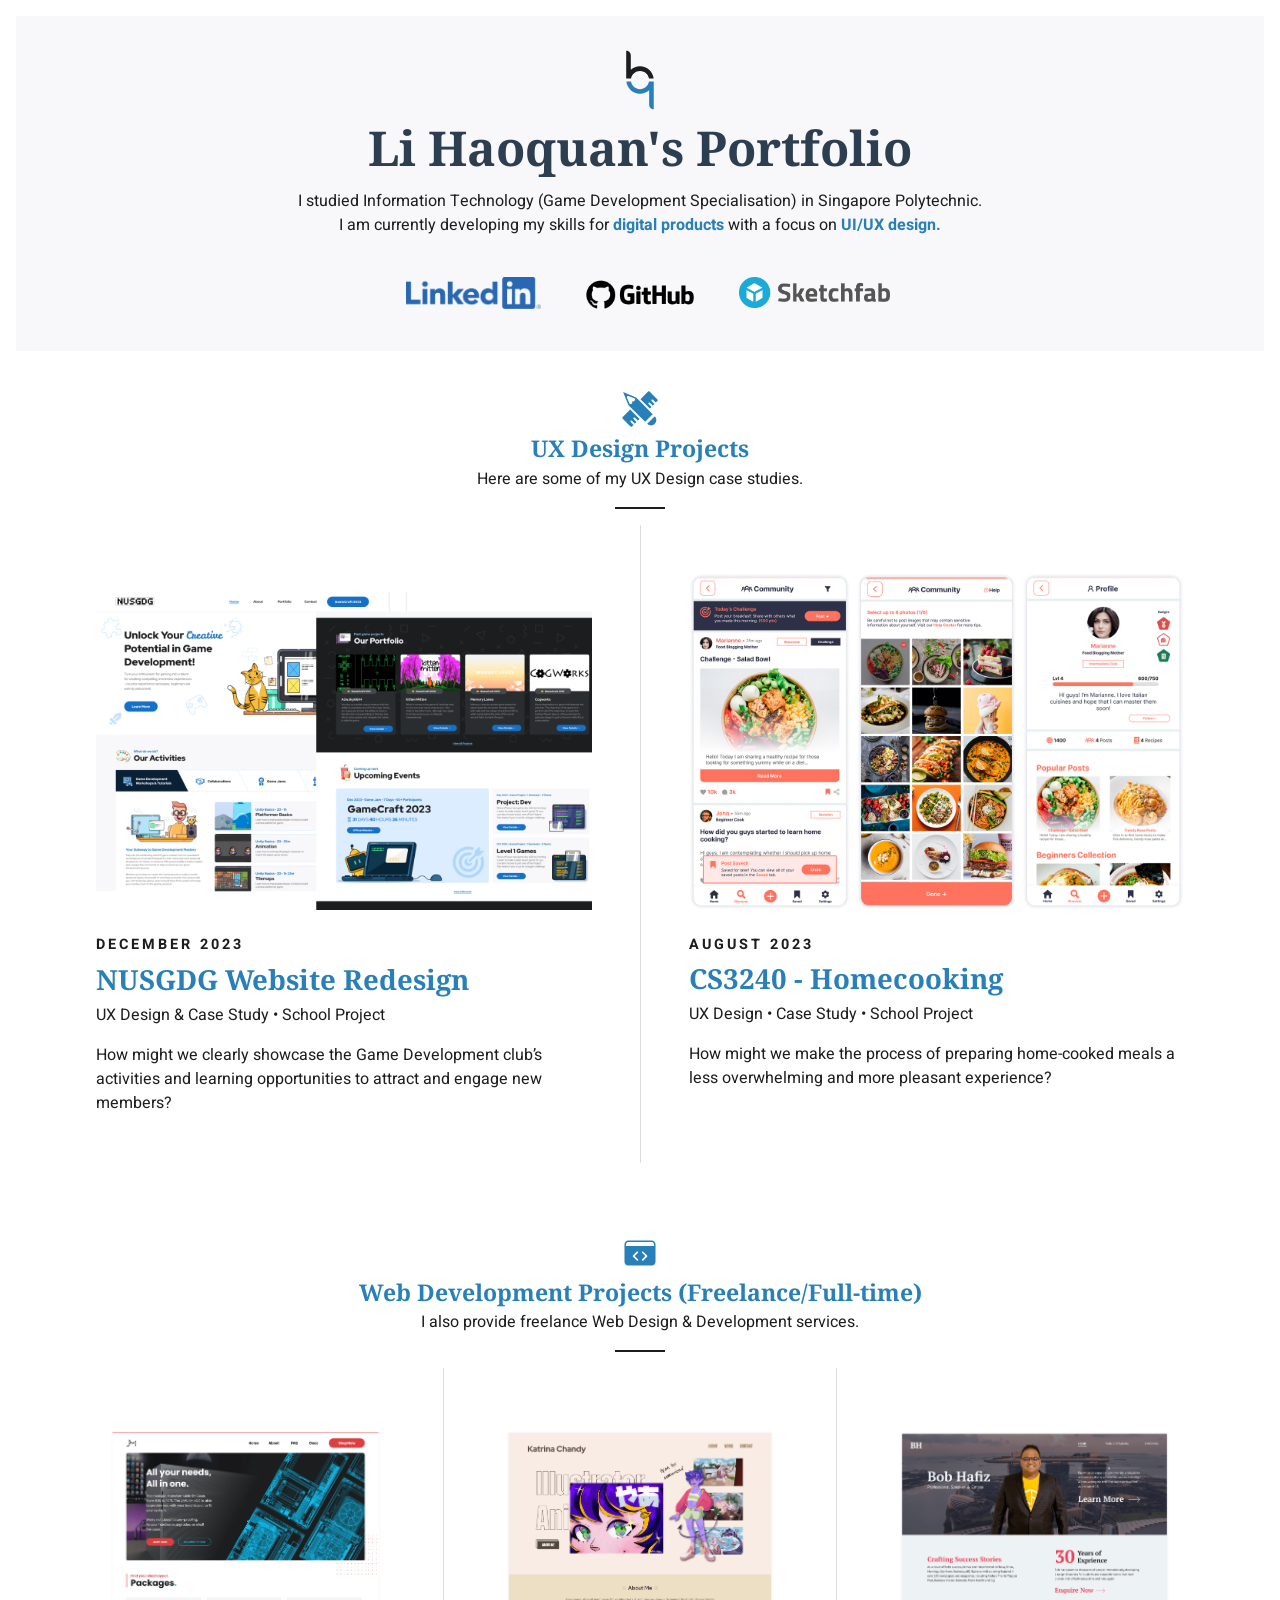
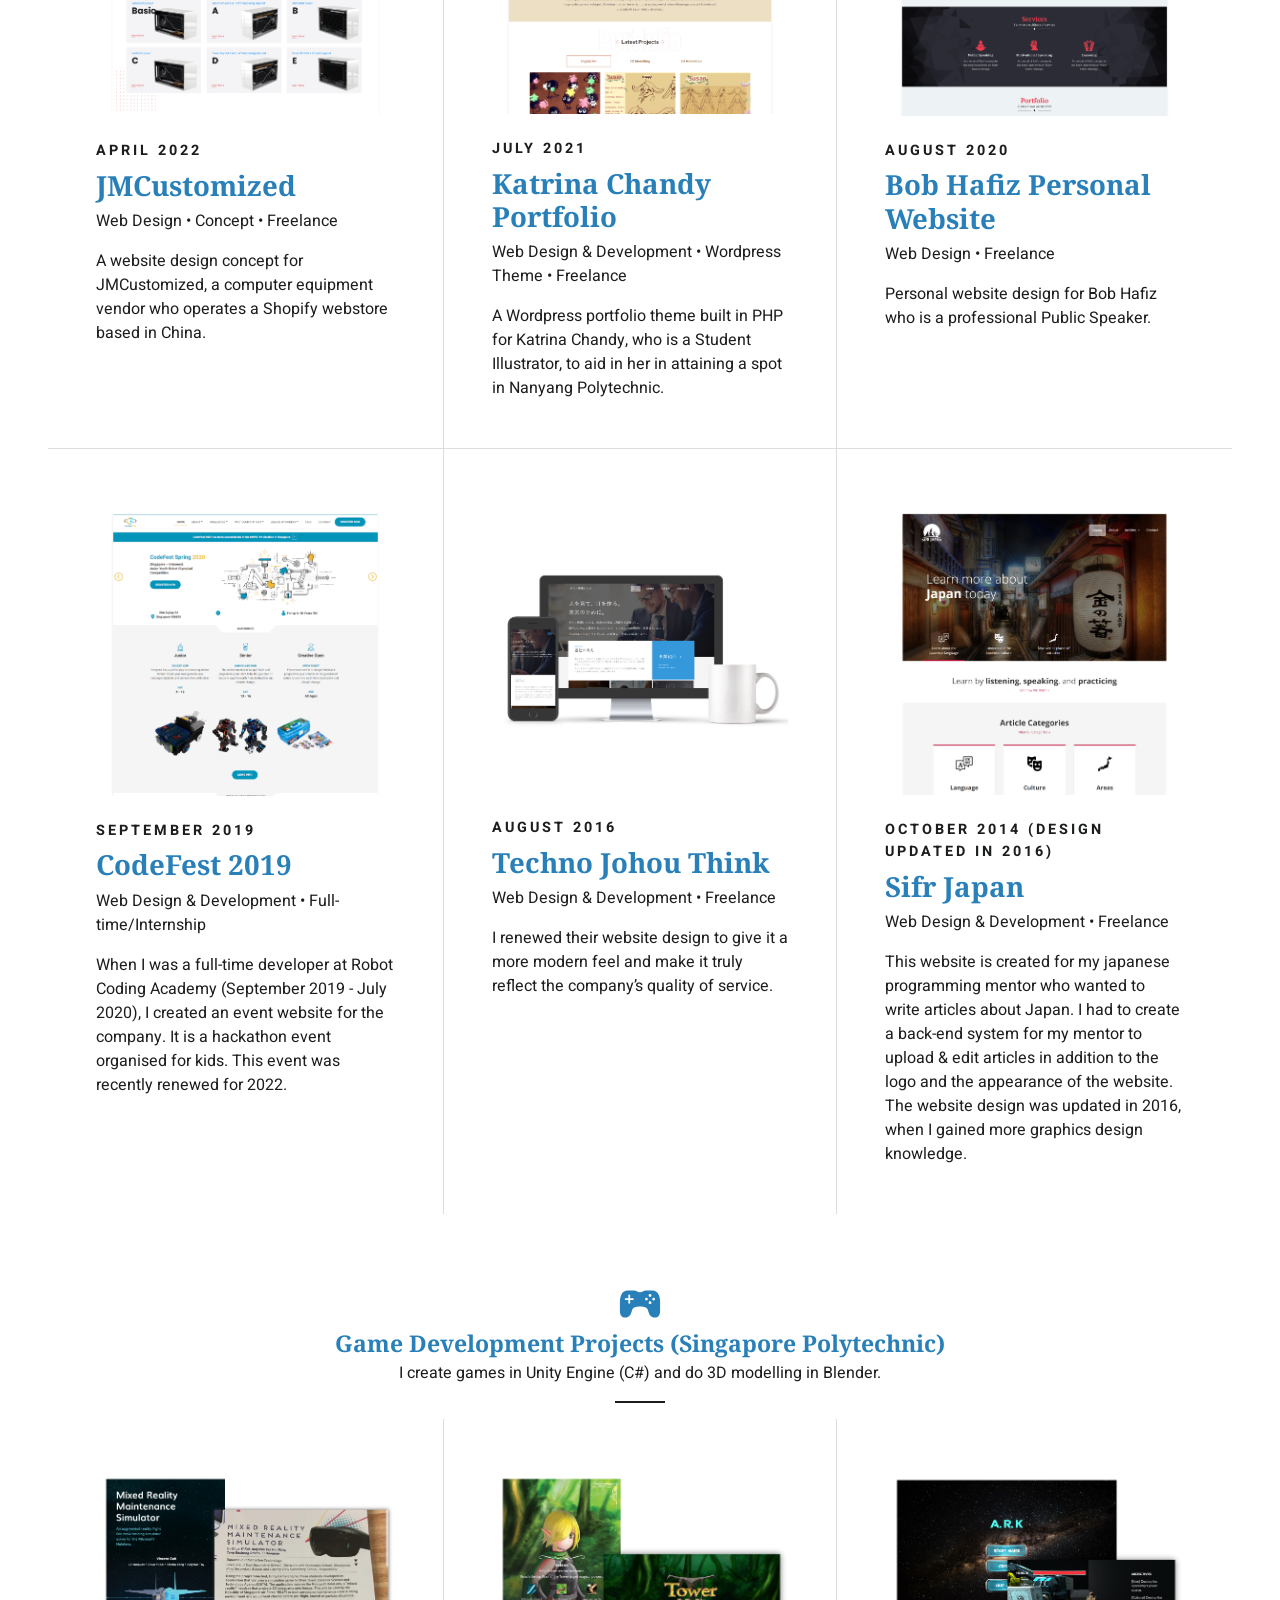
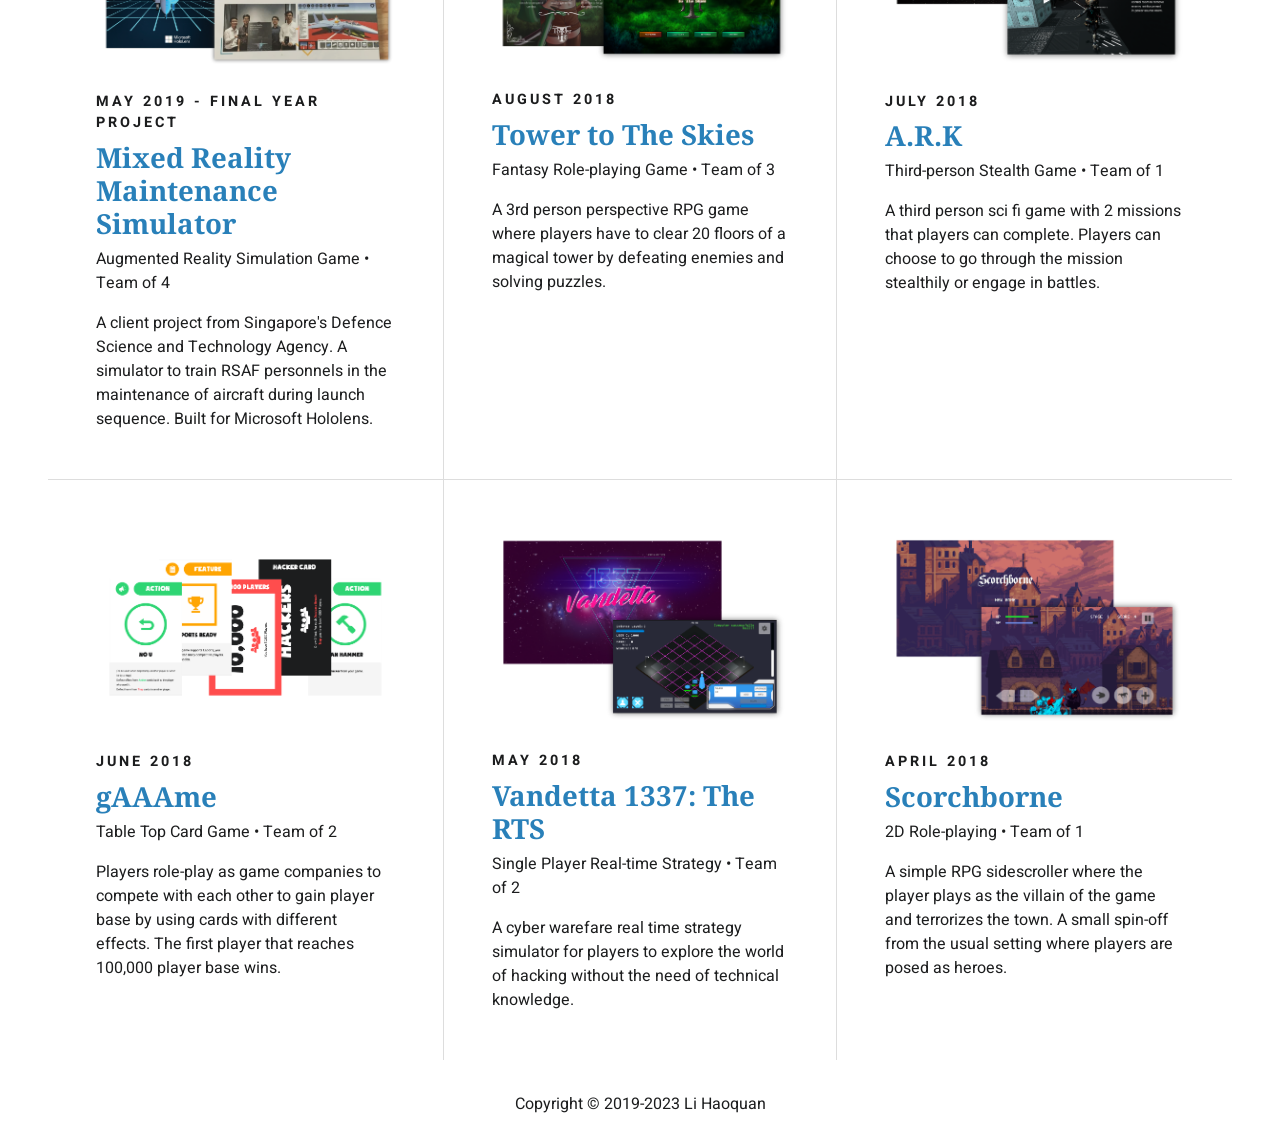
<file: index.html>
<!DOCTYPE html>
<html lang="en">

<head>
    <meta charset="utf-8">
    <meta name="description" content="I am Li Haoquan, I develop and design games and websites. This is my portfolio.">
    <meta name="viewport" content="width=device-width, initial-scale=1.0">
    <title>Li Haoquan's Portfolio</title>
    <link rel="canonical" href="http://lihaoquan.com">
    <link rel="preconnect" href="https://fonts.googleapis.com">
    <link rel="preconnect" href="https://fonts.gstatic.com" crossorigin>
    <link href="https://fonts.googleapis.com/css2?family=Heebo:wght@400;700&family=Noto+Serif:wght@700&display=swap"
        rel="stylesheet">
    <link rel="stylesheet" href="css/styles.css">
</head>

<body>
    <div class="wrapper">
        <div class="overlay"></div>
        <div id="introduction">
            <img id="brand" src="img/logo.svg" alt="Li Haoquan's Portfolio">
            <h1>Li Haoquan's Portfolio</h1>
            <p>I studied Information Technology (Game Development Specialisation) in Singapore Polytechnic.</p>
            <p>I am currently developing my skills for <strong class="blue">digital products</strong> with a focus on
                <strong class="blue">UI/UX design.</strong>
            </p>
            <div class="icon-row row">
                <a href="https://sg.linkedin.com/in/li-haoquan-6a51b8149" target="_blank"><img src="img/linkedin.png"
                        alt="LinkedIn - Li Haoquan" /></a>
                <a href="https://github.com/lihaoquan" target="_blank"><img src="img/github.png"
                        alt="GitHub - Li Haoquan" /></a>
                <a href="https://sketchfab.com/lihaoquan" target="_blank"><img src="img/sketchfab.png"
                        alt="SketchFab - Li Haoquan" /></a>
            </div>
        </div>
        <div class="projects">
            <h3><img src="img/ux-design.svg" alt="UX Designer" />UX Design Projects</h3>
            <p class="title">Here are some of my UX Design case studies.</p>
            <div class="row dual-row">
                <div class="row-item trigger nusgdg">
                    <img src="img/nusgdg-elaborate.png" alt="NUSGDG - Website Redesign" />
                    <p class="tag">December 2023</p>
                    <h2>NUSGDG Website Redesign</h2>
                    <p>UX Design &amp; Case Study &bull; School Project</p>
                    <p class="description">How might we clearly showcase the Game Development club’s activities and
                        learning opportunities to attract and engage new members?</p>
                </div>
                <div class="row-item trigger homecooking last">
                    <img src="img/home-cooking-elaborate.png" alt="Homecooking - UX Design" />
                    <p class="tag">August 2023</p>
                    <h2>CS3240 - Homecooking</h2>
                    <p>UX Design &bull; Case Study &bull; School Project</p>
                    <p class="description">How might we make the process of preparing home-cooked meals a less
                        overwhelming and more pleasant experience?</p>
                </div>
            </div>
        </div>
        <div class="projects">
            <h3><img src="img/web-development.svg" alt="Web Developer and Designer" />Web Development Projects
                (Freelance/Full-time)</h3>
            <p class="title">I also provide freelance Web Design &amp; Development services.</p>
            <div class="row">
                <div class="row-item trigger jmcustomized">
                    <img src="img/jmcustomized.png" alt="Web Design Concept - JMCustomized" />
                    <p class="tag">April 2022</p>
                    <h2>JMCustomized</h2>
                    <p>Web Design &bull; Concept &bull; Freelance</p>
                    <p class="description">A website design concept for JMCustomized, a computer equipment vendor who
                        operates a Shopify webstore based in China.</p>
                </div>
                <div class="row-item trigger katrinachandy">
                    <img src="img/katrina-chandy.png" alt="Wordpress Theme Development - Katrina Chandy" />
                    <p class="tag">July 2021</p>
                    <h2>Katrina Chandy Portfolio</h2>
                    <p>Web Design &amp; Development &bull; Wordpress Theme &bull; Freelance</p>
                    <p class="description">A Wordpress portfolio theme built in PHP for Katrina Chandy, who is a Student
                        Illustrator, to aid in her in attaining a spot in Nanyang Polytechnic.</p>
                </div>
                <div class="row-item trigger bobhafiz">
                    <img src="img/bob-hafiz.png" alt="Web Design - Bob Hafiz" />
                    <p class="tag">August 2020</p>
                    <h2>Bob Hafiz Personal Website</h2>
                    <p>Web Design &bull; Freelance</p>
                    <p class="description">Personal website design for Bob Hafiz who is a professional Public Speaker.
                    </p>
                </div>
            </div>
            <div class="row-divider"></div>
            <div class="row">
                <div class="row-item trigger codefest">
                    <img src="img/code-fest.png" alt="Web Design and Development - codefest.sg" />
                    <p class="tag">September 2019</p>
                    <h2>CodeFest 2019</h2>
                    <p>Web Design &amp; Development &bull; Full-time/Internship</p>
                    <p class="description">When I was a full-time developer at Robot Coding Academy (September 2019 -
                        July 2020), I created an event
                        website for the company. It is a hackathon event organised for kids. This event was recently
                        renewed for 2022.
                    </p>
                </div>
                <div class="row-item trigger tjthink">
                    <img src="img/tj-think.png" alt="Web Development and Design - tj-think.co.jp" />
                    <p class="tag">August 2016</p>
                    <h2>Techno Johou Think</h2>
                    <p>Web Design &amp; Development &bull; Freelance</p>
                    <p class="description">I renewed their website design to give it a more modern feel and make it
                        truly reflect the company’s quality of service.</p>
                </div>
                <div class="row-item trigger sifrjp last">
                    <img src="img/sifr-japan.png" alt="Web Design and Development - japan.sifr.me" />
                    <p class="tag">October 2014 (Design Updated in 2016)</p>
                    <h2>Sifr Japan</h2>
                    <p>Web Design &amp; Development &bull; Freelance</p>
                    <p class="description">This website is created for my japanese programming mentor who wanted to
                        write articles about Japan. I had to create a back-end system for my mentor to upload &amp; edit
                        articles in addition to the logo and the appearance of the website. The website design was
                        updated in 2016, when I gained more graphics design knowledge.</p>
                </div>
            </div>
        </div>
        <div class="projects">
            <h3><img src="img/game-development.svg" alt="game developer and designer" />Game Development Projects
                (Singapore Polytechnic)</h3>
            <p class="title">I create games in Unity Engine (C#) and do 3D modelling in Blender.</p>
            <div class="row">
                <div class="row-item trigger mrms">
                    <img src="img/mixed-reality-maintenance-simulator.png"
                        alt="Mixed Reality Maintenance Simulator - AR Simulation" />
                    <p class="tag">May 2019 - FINAL YEAR PROJECT</p>
                    <h2>Mixed Reality Maintenance Simulator</h2>
                    <p>Augmented Reality Simulation Game &bull; Team of 4</p>
                    <p class="description">A client project from Singapore's Defence Science and Technology Agency. A
                        simulator to train RSAF personnels in the maintenance of aircraft during launch sequence. Built
                        for Microsoft Hololens.</p>
                </div>
                <div class="row-item trigger ttts">
                    <img src="img/tower-to-the-skies.png" alt="Tower to The Skies - Fantasy RPG" />
                    <p class="tag">August 2018</p>
                    <h2>Tower to The Skies</h2>
                    <p>Fantasy Role-playing Game &bull; Team of 3</p>
                    <p class="description">A 3rd person perspective RPG game where players have to clear 20 floors of a
                        magical tower by defeating enemies and solving puzzles.</p>
                </div>
                <div class="row-item trigger ark">
                    <img src="img/ark.png" alt="A.R.K - 3rd person Stealth Game" />
                    <p class="tag">July 2018</p>
                    <h2>A.R.K</h2>
                    <p>Third-person Stealth Game &bull; Team of 1</p>
                    <p class="description">A third person sci fi game with 2 missions that players can complete. Players
                        can choose to go through the mission stealthily or engage in battles.</p>
                </div>
            </div>
            <div class="row-divider"></div>
            <div class="row">
                <div class="row-item trigger gAAAme">
                    <img src="img/gAAAme.png" alt="gAAAme - Table Top Card Game" />
                    <p class="tag">June 2018</p>
                    <h2>gAAAme</h2>
                    <p>Table Top Card Game &bull; Team of 2</p>
                    <p class="description">Players role-play as game companies to compete with each other to gain player
                        base by using cards with different effects. The first player that reaches 100,000 player base
                        wins.</p>
                </div>
                <div class="row-item trigger vandetta">
                    <img src="img/vandetta-1337.png" alt="gAAAme - Table Top Card Game" />
                    <p class="tag">May 2018</p>
                    <h2>Vandetta 1337: The RTS</h2>
                    <p>Single Player Real-time Strategy &bull; Team of 2</p>
                    <p class="description">A cyber warefare real time strategy simulator for players to explore the
                        world of hacking without the need of technical knowledge.</p>
                </div>
                <div class="row-item trigger scorchborne last">
                    <img src="img/scorchborne.png" alt="Scorchborne - 2D Role-playing" />
                    <p class="tag">April 2018</p>
                    <h2>Scorchborne</h2>
                    <p>2D Role-playing &bull; Team of 1</p>
                    <p class="description">A simple RPG sidescroller where the player plays as the villain of the game
                        and terrorizes the town. A small spin-off from the usual setting where players are posed as
                        heroes.</p>
                </div>
            </div>
        </div>
    </div>
    <div class="modal" id="mrms">
        <div class="modal-inner clearfix">
            <div class="modal-header clearfix">
                <div class="modal-head-left left">
                    <p class="tag">May 2019</p>
                    <h3>Mixed Reality Maintenance Simulator</h3>
                </div>
                <div class="modal-head-right right">
                    <img class='close' src="img/close.svg" alt="Close Mixed Reality Maintenance Simulator Modal" />
                </div>
            </div>
            <div class="modal-body">
                <div class="modal-body-left left">
                    <div class="gallery-selected-image">
                        <iframe src="https://www.youtube.com/embed/yzsEQn1ey1A" frameborder="0"
                            allow="accelerometer; autoplay; encrypted-media; gyroscope; picture-in-picture"
                            allowfullscreen></iframe>
                    </div>
                    <div class="gallery-images clearfix">
                        <div class="img-wrapper video">
                            <iframe src="https://www.youtube.com/embed/yzsEQn1ey1A" frameborder="0"
                                allow="accelerometer; autoplay; encrypted-media; gyroscope; picture-in-picture"
                                allowfullscreen></iframe>
                            <img src="img/mrms-thumbnail.png" alt="Augmented Reality Game Trailer" />
                        </div>
                        <img src="img/mrms-featured-article.png" class="swap-img"
                            alt="Featured in Singapore Polytechnic Magazine" />
                    </div>
                    <div class="game-info">
                        <p class="tag">Game Concept</p>
                        <p>The Republic of Singapore Air Force (RSAF) needs a better way to train its Flight Line Crew.
                            They want a way to provide trainees with high level of fidelity, through kinaesthetic
                            learning and functional realism. Therefore, our idea was to leverage mixed reality
                            technology (Microsoft Hololens) with the combination of game simulation medium to
                            efficiently train their trainees.</p>
                        <p class="tag">Key Responsibilities</p>
                        <p>Project Management (SCRUM, weekly sprint, meetings)</p>
                        <p>Network Server UI</p>
                        <p>Gameplay Programming</p>
                    </div>
                </div>
                <div class="modal-body-right left">
                    <p class="tag">Title</p>
                    <h4>Mixed Reality Maintenance Simulator</h4>
                    <p class="tag">Genre</p>
                    <h4>Augmented Reality</h4>
                    <p class="tag">Date</p>
                    <h4>May 2019</h4>
                    <p class="tag">Platform</p>
                    <h4>Microsoft Hololens</h4>
                    <p class="tag">Tools</p>
                    <ul>
                        <li>Unity Engine</li>
                        <li>Blender</li>
                        <li>Microsoft Hololens</li>
                    </ul>
                    <p class="tag">Team Members (4)</p>
                    <div class="person">
                        <h4>Li Haoquan</h4>
                        <p class="tag">Diploma in Information Technology</p>
                        <p>Project Manager, Programmer</p>
                    </div>
                    <div class="person">
                        <h4>Chua Yi Kai</h4>
                        <p class="tag">Diploma in Information Technology</p>
                        <p>Network Server Programmer</p>
                    </div>
                    <div class="person">
                        <h4>Tan Ensheng Onsho</h4>
                        <p class="tag">Diploma in Information Technology</p>
                        <p>Level Designer, Programmer</p>
                    </div>
                    <div class="person">
                        <h4>Aloysius Tay Hui Ming</h4>
                        <p class="tag">Diploma in Information Technology</p>
                        <p>Interaction Designer, Programmer</p>
                    </div>
                    <!-- <a href="" class="big-cta">Download Game &rarr;</a> -->
                </div>
            </div>
        </div>
    </div>
    <div class="modal" id="ttts">
        <div class="modal-inner clearfix">
            <div class="modal-header clearfix">
                <div class="modal-head-left left">
                    <p class="tag">August 2018</p>
                    <h3>Tower to The Skies</h3>
                </div>
                <div class="modal-head-right right">
                    <img class='close' src="img/close.svg" alt="Close Tower to The Skies Modal" />
                </div>
            </div>
            <div class="modal-body">
                <div class="modal-body-left left">
                    <div class="gallery-selected-image">
                        <iframe src="https://www.youtube.com/embed/N13boHYL_1Y" frameborder="0"
                            allow="accelerometer; autoplay; encrypted-media; gyroscope; picture-in-picture"
                            allowfullscreen></iframe>
                    </div>
                    <div class="gallery-images clearfix">
                        <div class="img-wrapper video">
                            <iframe src="https://www.youtube.com/embed/N13boHYL_1Y" frameborder="0"
                                allow="accelerometer; autoplay; encrypted-media; gyroscope; picture-in-picture"
                                allowfullscreen></iframe>
                            <img src="img/ttts-thumbnail.png" alt="Game Trailer" />
                        </div>
                        <img src="img/tower-to-the-skies-elaborate.png" class="swap-img" alt="3D RPG Game Creation" />
                        <img src="img/tower-to-the-skies-characters.png" class="swap-img"
                            alt="Tower to The Skies Characters" />
                    </div>
                    <div class="game-info">
                        <p class="tag">Game Concept</p>
                        <p>A 3rd person perspective RPG game where players have to clear 20 floors of a magical tower by
                            defeating enemies and solving puzzles. Each 4 floors will feature a different element,
                            starting with nature, fire, water and lastly wind. There are also bosses awaiting players at
                            the last floor of each element to challenge the player's skills.</p>
                        <p class="tag">Game Storyline</p>
                        <p>In hopes of restoring her hometown, Selena travels to the rumoured magical tower. The tower
                            will grant whoever manages to reach the top of it a wish. Selena's wish is to restore her
                            hometown and stop the abuse of magic. While travelling up the tower, Selena will face many
                            enemies and puzzles that she will have to overcome.</p>
                        <p class="tag">Key Responsibilities</p>
                        <p>Character Controller Programming</p>
                        <p>Character Design / Modelling</p>
                        <p>Enemy AI Programming</p>
                    </div>
                </div>
                <div class="modal-body-right left">
                    <p class="tag">Title</p>
                    <h4>Tower to The Skies</h4>
                    <p class="tag">Genre</p>
                    <h4>Fantasy Role-playing Game</h4>
                    <p class="tag">Date</p>
                    <h4>August 2018</h4>
                    <p class="tag">Platform</p>
                    <h4>PC</h4>
                    <p class="tag">Tools</p>
                    <ul>
                        <li>Unity Engine</li>
                        <li>Blender</li>
                        <li>Adobe Illustrator</li>
                        <li>Paint Tool SAI</li>
                    </ul>
                    <p class="tag">Team Members (3)</p>
                    <div class="person">
                        <h4>Li Haoquan</h4>
                        <p class="tag">Diploma in Information Technology</p>
                        <p>Programmer, Game Art</p>
                    </div>
                    <div class="person">
                        <h4>Chua Yi Kai</h4>
                        <p class="tag">Diploma in Information Technology</p>
                        <p>Programmer, Systems Designer</p>
                    </div>
                    <div class="person">
                        <h4>Jarran Tan Yan Zhi</h4>
                        <p class="tag">Diploma in Information Technology</p>
                        <p>Level Designer, 3D Modeller</p>
                    </div>
                    <!-- <a href="" class="big-cta">Download Game &rarr;</a> -->
                </div>
            </div>
        </div>
    </div>
    <div class="modal" id="ark">
        <div class="modal-inner clearfix">
            <div class="modal-header clearfix">
                <div class="modal-head-left left">
                    <p class="tag">July 2018</p>
                    <h3>A.R.K</h3>
                </div>
                <div class="modal-head-right right">
                    <img class='close' src="img/close.svg" alt="Close A.R.K Modal" />
                </div>
            </div>
            <div class="modal-body">
                <div class="modal-body-left left">
                    <div class="gallery-selected-image">
                        <img src="img/ark-elaborate.png" alt="Stealth Game Development" />
                    </div>
                    <div class="game-info">
                        <p class="tag">Game Concept</p>
                        <p>A third person sci fi game with 2 missions that players can complete. Players can choose to
                            go through the mission stealthily or engage in battles.</p>
                        <p>When undetected by enemies, players can choose to assasinate them, which is a one-shot
                            ability triggered as a quick-time event.</p>
                        <p class="tag">Key Responsibilities</p>
                        <p>3D Props Modelling</p>
                        <p>Animation Blending</p>
                        <p>Game Programming</p>
                    </div>
                </div>
                <div class="modal-body-right left">
                    <p class="tag">Title</p>
                    <h4>A.R.K</h4>
                    <p class="tag">Genre</p>
                    <h4>Third-person Stealth Mission</h4>
                    <p class="tag">Date</p>
                    <h4>July 2018</h4>
                    <p class="tag">Platform</p>
                    <h4>Desktop PC</h4>
                    <p class="tag">Tools</p>
                    <ul>
                        <li>Unity Engine</li>
                        <li>Blender</li>
                    </ul>
                    <p class="tag">Team Members (1)</p>
                    <div class="person">
                        <h4>Li Haoquan</h4>
                        <p class="tag">Diploma in Information Technology</p>
                        <p>Programmer, 3D Modeller</p>
                    </div>
                    <!-- <a href="" class="big-cta">Download Game &rarr;</a> -->
                </div>
            </div>
        </div>
    </div>
    <div class="modal" id="gAAAme">
        <div class="modal-inner clearfix">
            <div class="modal-header clearfix">
                <div class="modal-head-left left">
                    <p class="tag">June 2018</p>
                    <h3>gAAAme</h3>
                </div>
                <div class="modal-head-right right">
                    <img class='close' src="img/close.svg" alt="Close gAAAme Modal" />
                </div>
            </div>
            <div class="modal-body">
                <div class="modal-body-left left">
                    <div class="gallery-selected-image">
                        <img src="img/gAAAme.png" alt="Card Game Development" />
                    </div>
                    <div class="game-info">
                        <p class="tag">Game Concept</p>
                        <p>Inspired by PUBG and Fornite's competition, this card game is centered on game companies
                            competing with each other to gain popularity amongst players.</p>
                        <p>There are 4 main card types. The Feature card, which is features that game companies (the
                            players) can add to their game to gain player base (in the end player with the highest
                            playerbase wins).</p>
                        <p>The Trap card, when drawn, will give negative effects to the player. The Action cards, which
                            players can use to perform actions to compete with other players for their player base.</p>
                        <p>And lastly, the Player card, which represents the quantity of players each game company has,
                            which comes in 2,000, 5,000 and 10,000.</p>
                        <p class="tag">Key Responsibilities</p>
                        <p>Card Graphics Design</p>
                        <p>Gameplay Design</p>
                    </div>
                </div>
                <div class="modal-body-right left">
                    <p class="tag">Title</p>
                    <h4>gAAAme</h4>
                    <p class="tag">Genre</p>
                    <h4>Table Top Card Game</h4>
                    <p class="tag">Date</p>
                    <h4>June 2018</h4>
                    <p class="tag">Platform</p>
                    <h4>Physical Cards</h4>
                    <p class="tag">Tools</p>
                    <ul>
                        <li>Adobe Illustrator</li>
                    </ul>
                    <p class="tag">Team Members (2)</p>
                    <div class="person">
                        <h4>Li Haoquan</h4>
                        <p class="tag">Diploma in Information Technology</p>
                        <p>Game Art, Gameplay Design</p>
                    </div>
                    <div class="person">
                        <h4>Chua Yi Kai</h4>
                        <p class="tag">Diploma in Information Technology</p>
                        <p>Gameplay Design</p>
                    </div>
                    <!-- <a href="" class="big-cta">Download Game &rarr;</a> -->
                </div>
            </div>
        </div>
    </div>
    <div class="modal" id="vandetta">
        <div class="modal-inner clearfix">
            <div class="modal-header clearfix">
                <div class="modal-head-left left">
                    <p class="tag">May 2018</p>
                    <h3>Vandetta 1337: The RTS</h3>
                </div>
                <div class="modal-head-right right">
                    <img class='close' src="img/close.svg" alt="Close Vandetta 1337 Modal" />
                </div>
            </div>
            <div class="modal-body">
                <div class="modal-body-left left">
                    <div class="gallery-selected-image">
                        <img src="img/vandetta-1337-the-rts.jpg" alt="Vandetta 1337 Game Menu" />
                    </div>
                    <div class="gallery-images clearfix">
                        <img src="img/vandetta-1337-the-rts.jpg" class="swap-img" alt="Vandetta 1337 On Google Play" />
                        <img src="img/vandetta-1337-the-rts-gameplay.png" class="swap-img"
                            alt="Vandetta 1337 Gameplay" />
                    </div>
                    <div class="game-info">
                        <p class="tag">Game Concept</p>
                        <p>1337 Vandetta is a single player Cyber Warfare Simulator. Players have to defend their
                            systems and take down their opponents through various methods on the cyber medium.</p>
                        <p>Players control their character to navigate around a board that represents the internet, to
                            set up their assets such as computers, servers, and database to generate revenue as well as
                            use them as weapons to attack their opponent through the use of viruses and attacks.</p>
                        <p>In addition, players have to defend their existing assets through various defenses that they
                            can choose to upgrade throughout the game.</p>
                        <p class="tag">Key Responsibilities</p>
                        <p>Gameplay Programming</p>
                        <p>Graphics Design</p>
                        <p>Game Design</p>
                    </div>
                </div>
                <div class="modal-body-right left">
                    <p class="tag">Title</p>
                    <h4>Vandetta 1337: The RTS</h4>
                    <p class="tag">Genre</p>
                    <h4>Single Player Real-time Strategy</h4>
                    <p class="tag">Date</p>
                    <h4>May 2018</h4>
                    <p class="tag">Platform</p>
                    <h4>Android Phone</h4>
                    <p class="tag">Tools</p>
                    <ul>
                        <li>Unity Engine</li>
                        <li>Blender</li>
                        <li>Android Studios</li>
                    </ul>
                    <p class="tag">Team Members (2)</p>
                    <div class="person">
                        <h4>Li Haoquan</h4>
                        <p class="tag">Diploma in Information Technology</p>
                        <p>Graphics Design, Programmer</p>
                    </div>
                    <div class="person">
                        <h4>Chua Yi Kai</h4>
                        <p class="tag">Diploma in Information Technology</p>
                        <p>Programmer</p>
                    </div>
                    <!-- <a href="" class="big-cta">Download Game &rarr;</a> -->
                </div>
            </div>
        </div>
    </div>
    <div class="modal" id="scorchborne">
        <div class="modal-inner clearfix">
            <div class="modal-header clearfix">
                <div class="modal-head-left left">
                    <p class="tag">April 2018</p>
                    <h3>Scorchborne</h3>
                </div>
                <div class="modal-head-right right">
                    <img class='close' src="img/close.svg" alt="Close Scorchborne Modal" />
                </div>
            </div>
            <div class="modal-body">
                <div class="modal-body-left left">
                    <div class="gallery-selected-image">
                        <img src="img/scorchborne-elaborate.png" alt="Scorchborne Game Menu" />
                    </div>
                    <div class="gallery-images clearfix">
                        <img src="img/scorchborne-elaborate.png" class="swap-img" alt="Scorchborne Game Development" />
                        <img src="img/scorchborne-gameplay.png" class="swap-img" alt="Scorchborne on Google Play" />
                    </div>
                    <div class="game-info">
                        <p class="tag">Game Concept</p>
                        <p>A simple RPG sidescroller where the player plays as the villain of the game. A small spin-off
                            from the usual setting where players are posed as heroes.</p>
                        <p class="tag">Key Responsibilities</p>
                        <p>Gameplay Programming</p>
                    </div>
                </div>
                <div class="modal-body-right left">
                    <p class="tag">Title</p>
                    <h4>Scorchborne</h4>
                    <p class="tag">Genre</p>
                    <h4>2D Role-playing</h4>
                    <p class="tag">Date</p>
                    <h4>April 2018</h4>
                    <p class="tag">Platform</p>
                    <h4>Android Phone</h4>
                    <p class="tag">Tools</p>
                    <ul>
                        <li>Unity Engine</li>
                        <li>Adobe Illustrator</li>
                        <li>Android Studios</li>
                    </ul>
                    <p class="tag">Team Members (1)</p>
                    <div class="person">
                        <h4>Li Haoquan</h4>
                        <p class="tag">Diploma in Information Technology</p>
                        <p>Programmer</p>
                    </div>
                    <!-- <a href="" class="big-cta">Download Game &rarr;</a> -->
                </div>
            </div>
        </div>
    </div>
    <div class="modal" id="jmcustomized">
        <div class="modal-inner clearfix">
            <div class="modal-header clearfix">
                <div class="modal-head-left left">
                    <p class="tag">April 2022</p>
                    <h3>JMCustomized</h3>
                </div>
                <div class="modal-head-right right">
                    <img class='close' src="img/close.svg" alt="Close JMCustomized Modal" />
                </div>
            </div>
            <div class="modal-body">
                <div class="modal-body-left left">
                    <div class="gallery-selected-image">
                        <img src="img/jmcustomized-elaborate.png" alt="JMCustomized Website" />
                    </div>
                </div>
                <div class="modal-body-right left">
                    <p class="tag">Title</p>
                    <h4>JMCustomized</h4>
                    <p class="tag">Date</p>
                    <h4>April 2022</h4>
                    <p class="tag">Tools</p>
                    <ul>
                        <li>Balsamiq Wireframes</li>
                        <li>Adobe Illustrator</li>
                    </ul>
                    <p class="tag">Client Overview</p>
                    <p>JMCustomized is a small form factor computer enclosure vendor. They are based in China and
                        operate a Shopify
                        webstore that serves global customers.</p>
                    <p>This was a design proposal made for the vendor to showcase my design competencies so as to
                        further
                        collaborate with him on various aspects of the product.</p>
                    <p>Some of the product package design and manual design can be seen in this <strong class="blue"><a
                                href="https://www.instagram.com/p/Cdlfxu0BxbQ/" target="_blank">Instagram
                                post.</a></strong></p>
                    <p class="tag">Key Responsibilities</p>
                    <p>Web Design</p>
                    <p>Package Design</p>
                    <p>Product Manual Design</p>
                </div>
            </div>
        </div>
    </div>
    <div class="modal" id="katrinachandy">
        <div class="modal-inner clearfix">
            <div class="modal-header clearfix">
                <div class="modal-head-left left">
                    <p class="tag">July 2021</p>
                    <h3>Katrina Chandy Portfolio</h3>
                </div>
                <div class="modal-head-right right">
                    <img class='close' src="img/close.svg" alt="Close Katrina Chandy Modal" />
                </div>
            </div>
            <div class="modal-body">
                <div class="modal-body-left left">
                    <div class="gallery-selected-image">
                        <img src="img/katrina-chandy-elaborate.png" alt="Katrina Chandy Portfolio Website" />
                    </div>
                </div>
                <div class="modal-body-right left">
                    <p class="tag">Title</p>
                    <h4>Katrina Chandy Portfolio</h4>
                    <p class="tag">Date</p>
                    <h4>July 2021</h4>
                    <p class="tag">Tools</p>
                    <ul>
                        <li>PHP</li>
                        <li>HTML</li>
                        <li>CSS</li>
                        <li>Adobe Illustrator</li>
                    </ul>
                    <p class="tag">Client Overview</p>
                    <p>Katrina Chandy is a freelance Illustrator and a student animator at Nanyang Polytechnic.</p>
                    <p>This website was made to serve as a supplement for her application to her Polytechnic's direct
                        admission programme.</p>
                    <p class="tag">Key Responsibilities</p>
                    <p>Web Design</p>
                    <p>Web Development</p>
                    <p>Wordpress Theme Development</p>
                </div>
            </div>
        </div>
    </div>
    <div class="modal" id="bobhafiz">
        <div class="modal-inner clearfix">
            <div class="modal-header clearfix">
                <div class="modal-head-left left">
                    <p class="tag">August 2020</p>
                    <h3>Bob Hafiz Personal Website</h3>
                </div>
                <div class="modal-head-right right">
                    <img class='close' src="img/close.svg" alt="Close Bob Hafiz Modal" />
                </div>
            </div>
            <div class="modal-body">
                <div class="modal-body-left left">
                    <div class="gallery-selected-image">
                        <img src="img/bob-hafiz-elaborate.png" alt="Bob Hafiz Personal Website" />
                    </div>
                </div>
                <div class="modal-body-right left">
                    <p class="tag">Title</p>
                    <h4>Bob Hafiz Personal Website</h4>
                    <p class="tag">Date</p>
                    <h4>August 2020</h4>
                    <p class="tag">Tools</p>
                    <ul>
                        <li>Balsamiq Wireframes</li>
                        <li>Adobe Illustrator</li>
                    </ul>
                    <p class="tag">Client Overview</p>
                    <p>Bob Hafiz is a professional Public Speaker who conducted workshops for various schools &amp;
                        organisations.</p>
                    <p>His personal website serves as an introduction for potential clients and also acts as a portfolio
                        to document his past works.</p>
                    <p class="tag">Key Responsibilities</p>
                    <p>Web Design</p>
                </div>
            </div>
        </div>
    </div>
    <div class="modal" id="codefest">
        <div class="modal-inner clearfix">
            <div class="modal-header clearfix">
                <div class="modal-head-left left">
                    <p class="tag">September 2019</p>
                    <h3>CodeFest 2019</h3>
                </div>
                <div class="modal-head-right right">
                    <img class='close' src="img/close.svg" alt="Close CodeFest 2019 Modal" />
                </div>
            </div>
            <div class="modal-body">
                <div class="modal-body-left left">
                    <div class="gallery-selected-image">
                        <img src="img/code-fest-elaborate.png" alt="CodeFest 2019" />
                    </div>
                </div>
                <div class="modal-body-right left">
                    <p class="tag">Title</p>
                    <h4>Techno Johou Think</h4>
                    <p class="tag">Date</p>
                    <h4>September 2019</h4>
                    <p class="tag">Tools</p>
                    <ul>
                        <li>PHP</li>
                        <li>HTML</li>
                        <li>CSS</li>
                        <li>Adobe Illustrator</li>
                    </ul>
                    <p class="tag">Client Overview</p>
                    <p>Following my Polytechnic internship with <strong><a class="blue" href="https://roboto.sg"
                                target="_blank">Roboto Coding Academy,</a></strong> I
                        joined the company as a full-time Web Developer.</p>
                    <p>The goal of the website is to promote CodeFest 2019 to investors and let interested participants
                        find out more
                        about the event details.</p>
                    <p class="tag">Key Responsibilities</p>
                    <p>Web Design</p>
                    <p>Web Development</p>
                    <a href="https://codefest.sg/" target="_blank" class="big-cta">Visit Site (Active) &rarr;</a>
                </div>
            </div>
        </div>
    </div>
    <div class="modal" id="tjthink">
        <div class="modal-inner clearfix">
            <div class="modal-header clearfix">
                <div class="modal-head-left left">
                    <p class="tag">August 2016</p>
                    <h3>Techno Johou Think</h3>
                </div>
                <div class="modal-head-right right">
                    <img class='close' src="img/close.svg" alt="Close Techno Johou Think Modal" />
                </div>
            </div>
            <div class="modal-body">
                <div class="modal-body-left left">
                    <div class="gallery-selected-image">
                        <img src="img/tj-think-elaborate.png" alt="Techno Johou Think" />
                    </div>
                </div>
                <div class="modal-body-right left">
                    <p class="tag">Title</p>
                    <h4>Techno Johou Think</h4>
                    <p class="tag">Date</p>
                    <h4>August 2016</h4>
                    <p class="tag">Tools</p>
                    <ul>
                        <li>HTML</li>
                        <li>CSS</li>
                        <li>Adobe Illustrator</li>
                    </ul>
                    <p class="tag">Client Overview</p>
                    <p>テクノ情報シンク ( Techno Johou Think ) offers companies IT solutions to solve their business problems.
                        They focus on Web, Business, and System development.</p>
                    <p>I renewed their website design to give it a more modern feel and make it truly reflect the
                        company’s quality of service.</p>
                    <p class="tag">Key Responsibilities</p>
                    <p>Web Design</p>
                    <p>Web Development</p>
                    <a href="https://www.tj-think.co.jp/" target="_blank" class="big-cta">Visit Site (Active) &rarr;</a>
                </div>
            </div>
        </div>
    </div>
    <div class="modal" id="sifrjp">
        <div class="modal-inner clearfix">
            <div class="modal-header clearfix">
                <div class="modal-head-left left">
                    <p class="tag">October 2014</p>
                    <h3>Sifr Japan</h3>
                </div>
                <div class="modal-head-right right">
                    <img class='close' src="img/close.svg" alt="Close Sifr Japan Modal" />
                </div>
            </div>
            <div class="modal-body">
                <div class="modal-body-left left">
                    <div class="gallery-selected-image">
                        <img src="img/sifr-japan-elaborate.png" alt="Sifr Japan" />
                    </div>
                </div>
                <div class="modal-body-right left">
                    <p class="tag">Title</p>
                    <h4>Sifr Japan</h4>
                    <p class="tag">Date</p>
                    <h4>October 2014</h4>
                    <p class="tag">Tools</p>
                    <ul>
                        <li>HTML</li>
                        <li>CSS</li>
                        <li>Adobe Illustrator</li>
                    </ul>
                    <p class="tag">Client Overview</p>
                    <p>Sifr Japan is a website that releases educational articles about Japan, which includes its
                        culture, language, and tourist attractions.</p>
                    <p>I had to create a back-end system for the admin to upload &amp; edit articles in addition to the
                        logo and the appearance of the website.</p>
                    <p>This website is created for my japanese programming mentor who wanted to write articles about
                        Japan.</p>
                    <p class="tag">Key Responsibilities</p>
                    <p>Web Design</p>
                    <p>Web Development</p>
                </div>
            </div>
        </div>
    </div>
    <div class="modal" id="homecooking">
        <div class="modal-inner clearfix">
            <div class="modal-header clearfix">
                <div class="modal-head-left left">
                    <p class="tag">August 2023</p>
                    <h3>CS3240 - Homecooking</h3>
                </div>
                <div class="modal-head-right right">
                    <img class='close' src="img/close.svg" alt="Close Homecooking Modal" />
                </div>
            </div>
            <div class="modal-body">
                <div class="modal-body-left left">
                    <div class="gallery-selected-image">
                        <img src="img/home-cooking-elaborate.png" alt="Homecooking" />
                    </div>
                </div>
                <div class="modal-body-right left">
                    <p class="tag">Title</p>
                    <h4>CS3240 - Homecooking</h4>
                    <p class="tag">Date</p>
                    <h4>August 2023</h4>
                    <p class="tag">Tools</p>
                    <ul>
                        <li>Figma</li>
                    </ul>
                    <p class="tag">Problem Statement</p>
                    <p>How might we make the process of preparing home-cooked meals a less overwhelming and more
                        pleasant experience?</p>
                    <p class="tag">Project Description</p>
                    <p>CS3240 Interaction Design is a NUS course that I took to formally learn and practice UI/UX
                        techniques in a team setting. Students have to pitch a design problem that they want to solve to
                        recruit teammates for the project.</p>
                    <p>My problem statement was shortlisted as one of the 30 selected entries for team formation. The
                        project spanned three months, involved five team members, and was structured into four phases.
                        The course loosely followed the Double Diamond design framework throughout the process.</p>
                    <a href="https://sites.google.com/view/homecooking-co/" target="_blank" class="big-cta">Visit Case
                        Study Details &rarr;</a>
                </div>
            </div>
        </div>
    </div>
    <div class="modal" id="nusgdg">
        <div class="modal-inner clearfix">
            <div class="modal-header clearfix">
                <div class="modal-head-left left">
                    <p class="tag">December 2023</p>
                    <h3>NUSGDG Website Redesign</h3>
                </div>
                <div class="modal-head-right right">
                    <img class='close' src="img/close.svg" alt="Close Homecooking Modal" />
                </div>
            </div>
            <div class="modal-body">
                <div class="modal-body-left left">
                    <div class="gallery-selected-image">
                        <img src="img/nusgdg-elaborate.png" alt="NUSGDG" />
                    </div>
                </div>
                <div class="modal-body-right left">
                    <p class="tag">Title</p>
                    <h4>NUSGDG - Website Redesign</h4>
                    <p class="tag">Date</p>
                    <h4>December 2023</h4>
                    <p class="tag">Tools</p>
                    <ul>
                        <li>Figma</li>
                    </ul>
                    <p class="tag">Problem Statement</p>
                    <p>How might we clearly showcase the Game Development club’s activities and learning opportunities
                        to attract and engage new members?</p>
                    <p class="tag">Project Description</p>
                    <p>
                        I specialized in Game Development when I was in Polytechnic, which sparked my interest in
                        joining
                        the NUS Games Development Club when I first entered NUS.</p>
                    <p>
                        I began researching, and one of the sources of information I used was the club’s website.
                        However, the website was not very informative, and the entries on the page did not seem recent.
                    </p>
                    <p>
                        I knew that the club was for people who wanted to make games, but what events and workshops did
                        they have? When, where, and how were they hosted? There were many unanswered questions and
                        uncertainties, and I hesitated for a while before finally taking the leap to join the club.
                    </p>
                    <p>
                        This experience eventually motivated me to redesign the club’s website when I joined the exco
                        team as a Web Developer. The goal was to smoothen the experience of information gathering for
                        prospective members to encourage them to join the club.
                    </p>
                    <a href="https://nusgdg.org/" target="_blank" class="big-cta">Visit Site (Active) &rarr;</a>
                </div>
            </div>
        </div>
    </div>
    <footer>
        <p>Copyright &copy; 2019-2023 Li Haoquan</p>
        <script src="https://code.jquery.com/jquery-3.4.1.slim.min.js"
            integrity="sha256-pasqAKBDmFT4eHoN2ndd6lN370kFiGUFyTiUHWhU7k8=" crossorigin="anonymous"></script>
        <script src="js/javascript.js"></script>
    </footer>
</body>

</html>
</file>
<file: css/styles.css>
.close,
.modal-body-left .gallery-images img,
.trigger {
    cursor: pointer
}

#brand,
.close {
    width: 64px;
    height: 64px
}

.projects img,
.wrapper {
    margin: 0 auto
}

#introduction,
.projects .title,
.projects h3,
footer {
    text-align: center
}

.big-cta,
.gallery-images img,
.icon-row a,
.projects .row-item a,
.projects img,
article,
aside,
details,
figcaption,
figure,
footer,
header,
hgroup,
menu,
nav,
section {
    display: block
}

.modal,
.modal-open .overlay {
    position: fixed;
    top: 0;
    left: 0
}

a,
abbr,
acronym,
address,
applet,
article,
aside,
audio,
b,
big,
blockquote,
body,
canvas,
caption,
center,
cite,
code,
dd,
del,
details,
dfn,
div,
dl,
dt,
em,
embed,
fieldset,
figcaption,
figure,
footer,
form,
h1,
h2,
h3,
h4,
h5,
h6,
header,
hgroup,
html,
i,
iframe,
img,
ins,
kbd,
label,
legend,
li,
mark,
menu,
nav,
object,
ol,
output,
p,
pre,
q,
ruby,
s,
samp,
section,
small,
span,
strike,
strong,
sub,
summary,
sup,
table,
tbody,
td,
tfoot,
th,
thead,
time,
tr,
tt,
u,
ul,
var,
video {
    margin: 0;
    padding: 0;
    border: 0;
    font-size: 100%;
    font: inherit;
    vertical-align: baseline
}

.big-cta,
.tag,
h1,
h2,
h3,
h4,
strong {
    font-weight: 700
}

ol,
ul {
    list-style: none
}

blockquote,
q {
    quotes: none
}

blockquote:after,
blockquote:before,
q:after,
q:before {
    content: '';
    content: none
}

table {
    border-collapse: collapse;
    border-spacing: 0
}

* {
    box-sizing: border-box
}

body {
    font-family: Heebo, sans-serif;
    line-height: 1.5;
    color: #1c1d1e;
    margin: 1em;
    background-color: #fff
}

a,
a:active,
a:link,
a:visited {
    text-decoration: none;
    color: #1c1d1e
}

.modal .tag,
.projects h3 {
    color: #2980b9
}

h1,
h2,
h3,
h4 {
    font-family: 'Noto Serif', serif;
    line-height: 1.2
}

.blue,
strong a {
    color: #2980b9 !important
}

h1 {
    font-size: 3em
}

h2 {
    font-size: 1.728em
}

h3 {
    font-size: 1.44em
}

h4 {
    font-size: 1.2em
}

.tag {
    font-size: .9em;
    text-transform: uppercase;
    letter-spacing: 3px
}

h3 img {
    width: 52px;
    height: 52px
}

.clearfix::after,
.row::after {
    content: "";
    clear: both;
    display: table
}

.left,
.row>* {
    float: left
}

.right {
    float: right
}

.big-cta {
    border-radius: 4px;
    padding: 1em;
    background-color: #2980b9;
    color: #fff !important;
    margin-top: 1em
}

.disabled {
    background-color: #ddd;
    color: #1c1d1e !important
}

.icon-row {
    width: 500px;
    margin: 1.5em auto .5em
}

.icon-row a {
    float: left;
    width: 33.33%
}

.icon-row img {
    padding: 1em;
    width: 100%
}

.icon-row a:nth-of-type(3) img {
    padding: 1em 0 0 1em
}

.wrapper {
    max-width: 1920px;
    width: 100%
}

#introduction {
    padding: 2em 2em .5em;
    background-color: #f8f8fa
}

#introduction h1 {
    color: #2c3e50;
    margin-bottom: .75rem
}

.projects {
    padding: 2em
}

.projects .title::after {
    display: block;
    content: '';
    width: 50px;
    height: 2px;
    background-color: #1c1d1e;
    margin: 1em auto
}

.projects .title {
    margin-top: .25em;
    margin-bottom: 1em
}

.projects .row {
    display: flex
}

.projects .row-item {
    width: 33.33333%;
    padding: 3em
}

.projects .dual-row .row-item {
    width: 50%;
}

.projects .row-item img {
    width: 100%;
    margin-bottom: 1.5em
}

.projects .row-item:hover {
    background-color: #f8f8fa
}

.projects .row-item h2 {
    margin: .25em 0;
    color: #2980b9
}

.projects .row .row-item:nth-of-type(2) {
    border-left: 1px solid #ddd;
    border-right: 1px solid #ddd
}

.projects .dual-row .row-item:nth-of-type(2) {
    border-right: none;
}

.projects .row-divider {
    border-top: 1px solid #ddd
}

.projects .row-item .description {
    margin-top: 1em
}

.gallery-selected-image img,
.img-wrapper img {
    width: 100%
}

.gallery-selected-image iframe {
    width: 100%;
    height: 470.81px
}

.gallery-images img {
    width: 33.3333%;
    float: left;
    padding: 0 .25em
}

.modal,
.video iframe {
    display: none
}

.modal-open .overlay {
    background-color: #1c1d1e;
    opacity: .8;
    width: 100%;
    height: 100%
}

.modal {
    width: 100%;
    height: 100%;
    padding: 3em
}

.modal-body {
    height: 100%;
    overflow: auto;
    padding-top: 8em;
    padding-left: 2em;
    padding-bottom: 2em
}

.modal-body p {
    max-width: 600px;
    margin-bottom: .5em
}

.modal-inner {
    position: relative;
    background-color: #fff;
    border: 1px solid #ddd;
    height: 100%
}

.modal-body-left {
    width: 50%;
    border-right: 1px solid #ddd;
    padding-right: 2.5em
}

.img-wrapper {
    height: 156.92px;
    overflow: hidden;
    float: left;
    width: 33.333%
}

.modal-header .close {
    position: relative;
    top: -10px;
    right: -5px
}

.game-info,
.game-info .tag {
    margin-top: 2em
}

.game-info .tag:first-of-type {
    margin-top: none
}

.person {
    padding: 1em 1em .8em;
    border-radius: 4px;
    border: 1px solid #ddd;
    margin-top: 1em
}

.person .tag {
    font-size: .8em
}

.modal-body-right {
    width: 50%;
    padding-left: 2.5em;
    padding-right: 3em
}

.modal-header {
    background-color: #fff;
    position: absolute;
    top: 0;
    left: 0;
    width: 100%;
    padding: 2em 2em 0;
    border-bottom: 1px solid #ddd
}

.modal-body-right .tag {
    margin-top: 1.5em
}

.modal-body-right .tag:first-of-type {
    margin-top: 0
}

@media screen and (max-width:1000px) {
    .projects {
        padding: 1em
    }

    .modal,
    .projects .row-item {
        padding: 1.5em
    }
}

@media screen and (max-width:900px) {

    .modal-body .left,
    .modal-body .right {
        float: none;
        width: 100%;
        padding-left: 0;
        padding-right: 0;
        border: none
    }

    .modal-body {
        padding-right: 2em;
        padding-top: 9em
    }

    .modal-body .left {
        margin-bottom: 1em
    }
}

@media screen and (max-width:850px) {
    body {
        font-size: 14px
    }

    #introduction h1 {
        font-size: 2rem
    }

    #introduction #brand {
        width: 50px;
        height: 50px
    }
}

@media screen and (max-width:750px) {
    .projects .row {
        flex-direction: column
    }

    .projects .row-item {
        width: 100% !important;
        border: none !important;
        border-bottom: 1px solid #ddd !important
    }

    .projects .last {
        border-bottom: none !important
    }

    .row>* {
        float: none
    }
}

@media screen and (max-width:600px) {
    .modal-body {
        padding-left: 1em;
        padding-right: 1em
    }

    .modal-header {
        padding: 2em 1em 0
    }

    #introduction h1 {
        font-size: 1.5rem
    }

    .icon-row {
        width: 100%
    }
}
</file>
